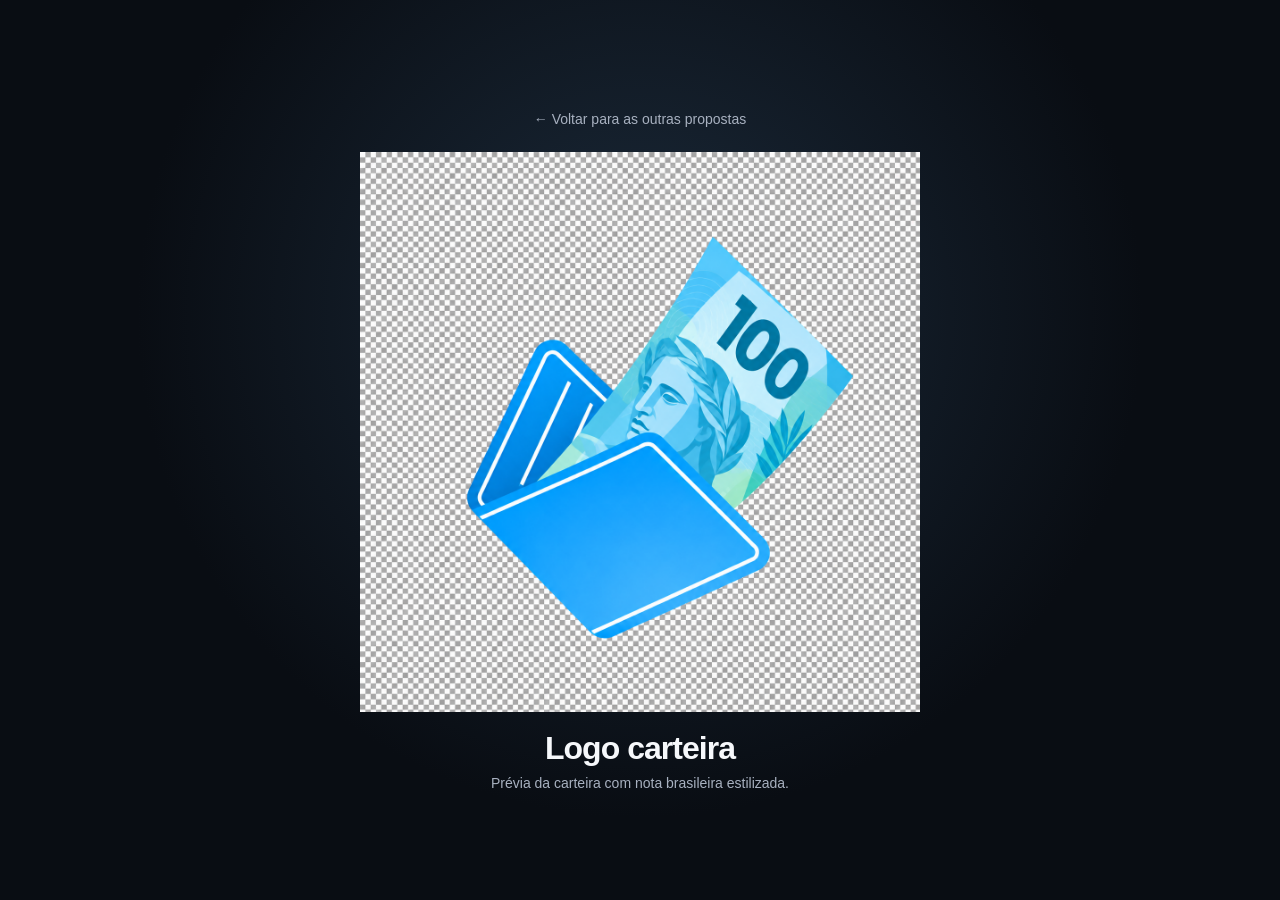
<file: logo-carteira-br.html>
<!doctype html>
<html lang="pt-BR">
<head>
  <meta charset="utf-8">
  <meta name="viewport" content="width=device-width, initial-scale=1, viewport-fit=cover">
  <meta name="theme-color" content="#090d13">
  <title>Logo carteira · Saldo Final</title>
  <style>
    :root { color-scheme: dark; }
    * { box-sizing: border-box; }
    html, body { min-height: 100%; margin: 0; }
    body {
      min-height: 100svh;
      display: grid;
      place-items: center;
      padding: max(20px, env(safe-area-inset-top)) 18px max(20px, env(safe-area-inset-bottom));
      background: radial-gradient(circle at 50% 35%, #1b2a3a 0, #090d13 58%);
      color: #f6f8fb;
      font-family: -apple-system, BlinkMacSystemFont, "Segoe UI", sans-serif;
    }
    main { width: min(620px, 100%); text-align: center; }
    a { color: #a8b1c0; text-decoration: none; font-size: 14px; }
    .mark { display: block; width: min(92vw, 560px); height: auto; margin: 24px auto 18px; }
    h1 { margin: 0; font-size: clamp(22px, 6vw, 32px); letter-spacing: -.03em; }
    p { margin: 8px 0 0; color: #a8b1c0; font-size: 14px; }
  </style>
</head>
<body>
  <main>
    <a href="/logo-preview.html">← Voltar para as outras propostas</a>
    <img class="mark" src="assets/logo-wallet-brazil-preview.png" alt="Logo de uma carteira azul com uma nota verde estilizada de 100 reais">
    <h1>Logo carteira</h1>
    <p>Prévia da carteira com nota brasileira estilizada.</p>
  </main>
</body>
</html>
</file>
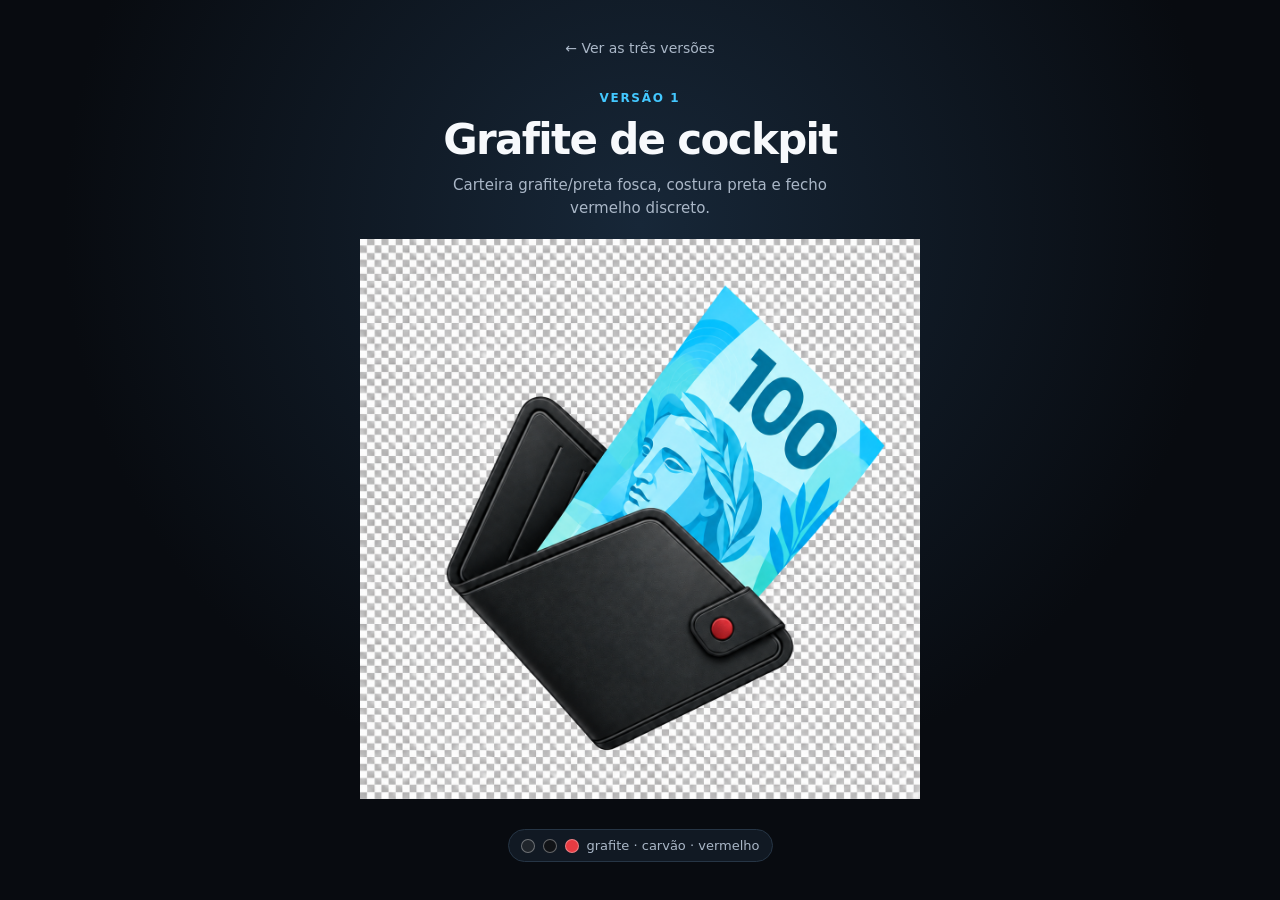
<file: logo-carteira-grafite.html>
<!doctype html>
<html lang="pt-BR">
<head>
  <meta charset="utf-8">
  <meta name="viewport" content="width=device-width, initial-scale=1, viewport-fit=cover">
  <meta name="theme-color" content="#080b10">
  <title>Carteira grafite · Saldo Final</title>
  <style>
    :root { color-scheme: dark; }
    * { box-sizing: border-box; }
    html, body { min-height: 100%; margin: 0; }
    body { min-height: 100svh; display: grid; place-items: center; padding: 24px 18px; background: radial-gradient(circle at 50% 25%, #172738 0, #080b10 62%); color: #f7f9fc; font-family: Inter, ui-sans-serif, system-ui, -apple-system, BlinkMacSystemFont, "Segoe UI", sans-serif; }
    main { width: min(620px, 100%); text-align: center; }
    a { color: #aab7c7; text-decoration: none; font-size: 14px; }
    a:hover { color: #43c8ff; }
    .eyebrow { margin: 34px 0 10px; color: #43c8ff; font-size: 12px; font-weight: 700; letter-spacing: .14em; text-transform: uppercase; }
    h1 { margin: 0; font-size: clamp(26px, 7vw, 42px); letter-spacing: -.04em; }
    p { margin: 10px auto 0; max-width: 42ch; color: #aab7c7; font-size: 15px; line-height: 1.5; }
    .mark { display: block; width: min(92vw, 560px); height: auto; margin: 20px auto 12px; }
    .swatches { display: inline-flex; gap: 8px; align-items: center; margin-top: 18px; padding: 8px 12px; border: 1px solid #263545; border-radius: 999px; background: #111923; color: #aab7c7; font-size: 13px; }
    .swatch { width: 14px; height: 14px; border-radius: 50%; border: 1px solid rgba(255,255,255,.35); }
    .graphite { background: #20252b; } .charcoal { background: #111316; } .red { background: #e83b42; }
  </style>
</head>
<body>
  <main>
    <a href="/logo-carteira-variacoes.html">← Ver as três versões</a>
    <div class="eyebrow">Versão 1</div>
    <h1>Grafite de cockpit</h1>
    <p>Carteira grafite/preta fosca, costura preta e fecho vermelho discreto.</p>
    <img class="mark" src="assets/wallet-grafite.png" alt="Logo de carteira grafite com costura preta e nota azul estilizada de 100 reais">
    <div class="swatches"><span class="swatch graphite"></span><span class="swatch charcoal"></span><span class="swatch red"></span> grafite · carvão · vermelho</div>
  </main>
</body>
</html>
</file>
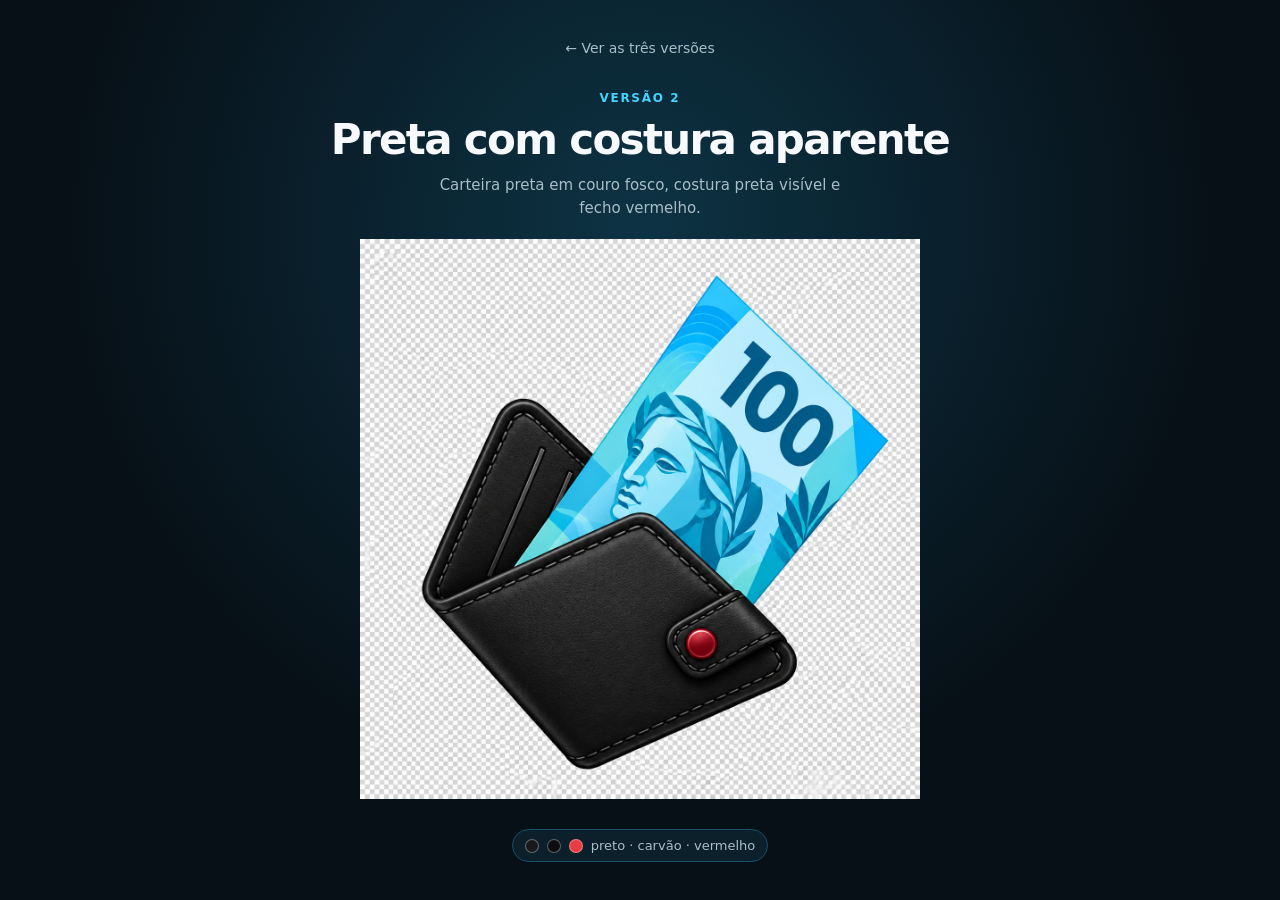
<file: logo-carteira-petroleo.html>
<!doctype html>
<html lang="pt-BR">
<head>
  <meta charset="utf-8">
  <meta name="viewport" content="width=device-width, initial-scale=1, viewport-fit=cover">
  <meta name="theme-color" content="#07131b">
  <title>Carteira preta com costura · Saldo Final</title>
  <style>
    :root { color-scheme: dark; }
    * { box-sizing: border-box; }
    html, body { min-height: 100%; margin: 0; }
    body { min-height: 100svh; display: grid; place-items: center; padding: 24px 18px; background: radial-gradient(circle at 50% 25%, #0d3344 0, #071017 62%); color: #f7f9fc; font-family: Inter, ui-sans-serif, system-ui, -apple-system, BlinkMacSystemFont, "Segoe UI", sans-serif; }
    main { width: min(620px, 100%); text-align: center; }
    a { color: #a9bec8; text-decoration: none; font-size: 14px; }
    a:hover { color: #43d5ff; }
    .eyebrow { margin: 34px 0 10px; color: #43d5ff; font-size: 12px; font-weight: 700; letter-spacing: .14em; text-transform: uppercase; }
    h1 { margin: 0; font-size: clamp(26px, 7vw, 42px); letter-spacing: -.04em; }
    p { margin: 10px auto 0; max-width: 42ch; color: #a9bec8; font-size: 15px; line-height: 1.5; }
    .mark { display: block; width: min(92vw, 560px); height: auto; margin: 20px auto 12px; }
    .swatches { display: inline-flex; gap: 8px; align-items: center; margin-top: 18px; padding: 8px 12px; border: 1px solid #19506a; border-radius: 999px; background: #0b202b; color: #a9bec8; font-size: 13px; }
    .swatch { width: 14px; height: 14px; border-radius: 50%; border: 1px solid rgba(255,255,255,.35); }
    .petrol { background: #17191c; } .charcoal { background: #0b0d10; } .red { background: #e83b42; }
  </style>
</head>
<body>
  <main>
    <a href="/logo-carteira-variacoes.html">← Ver as três versões</a>
    <div class="eyebrow">Versão 2</div>
    <h1>Preta com costura aparente</h1>
    <p>Carteira preta em couro fosco, costura preta visível e fecho vermelho.</p>
    <img class="mark" src="assets/wallet-petroleo.png" alt="Logo de carteira preta com costura preta e nota azul estilizada de 100 reais">
    <div class="swatches"><span class="swatch petrol"></span><span class="swatch charcoal"></span><span class="swatch red"></span> preto · carvão · vermelho</div>
  </main>
</body>
</html>
</file>
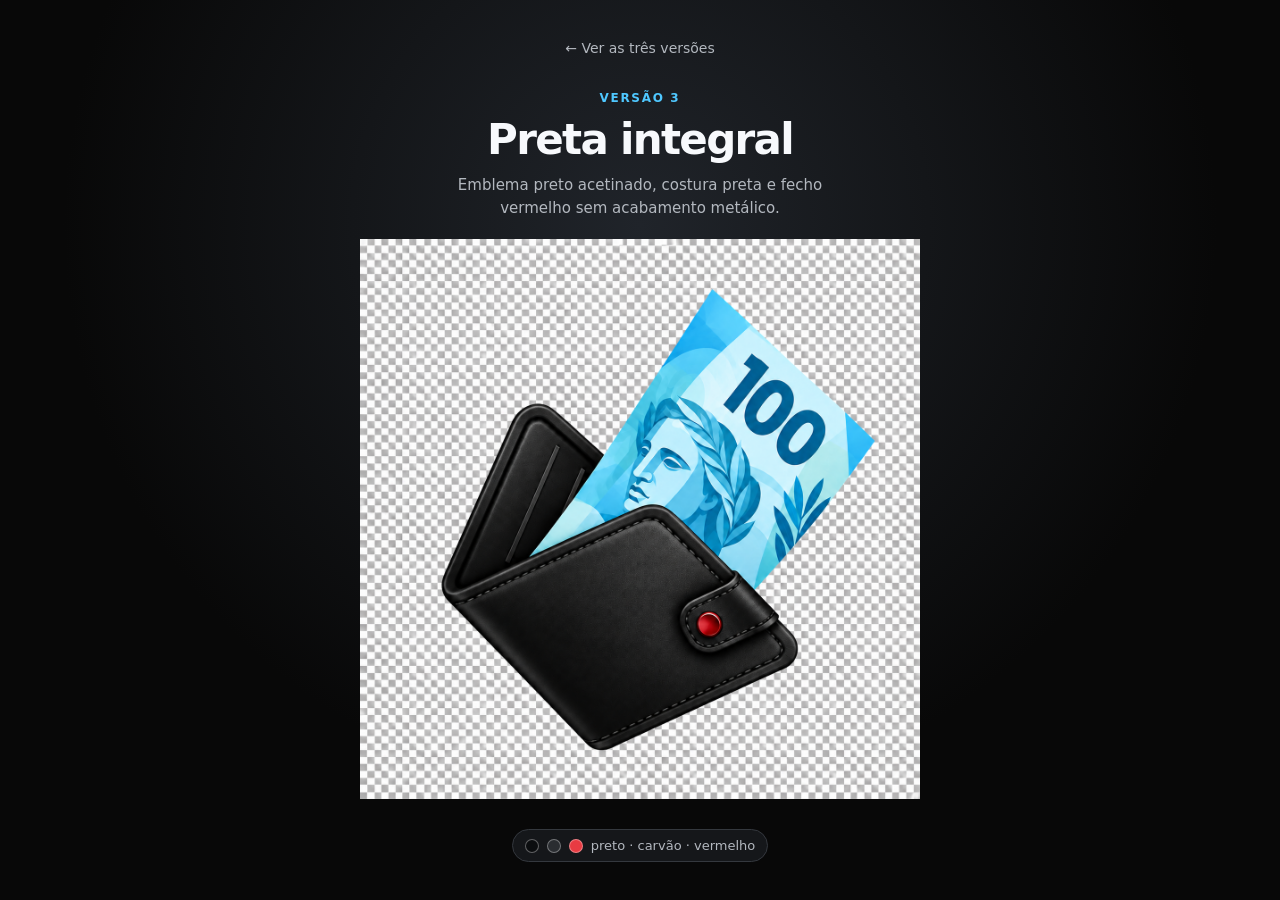
<file: logo-carteira-preta-prata.html>
<!doctype html>
<html lang="pt-BR">
<head>
  <meta charset="utf-8">
  <meta name="viewport" content="width=device-width, initial-scale=1, viewport-fit=cover">
  <meta name="theme-color" content="#080808">
  <title>Carteira preta integral · Saldo Final</title>
  <style>
    :root { color-scheme: dark; }
    * { box-sizing: border-box; }
    html, body { min-height: 100%; margin: 0; }
    body { min-height: 100svh; display: grid; place-items: center; padding: 24px 18px; background: radial-gradient(circle at 50% 25%, #20242a 0, #080808 62%); color: #f7f9fc; font-family: Inter, ui-sans-serif, system-ui, -apple-system, BlinkMacSystemFont, "Segoe UI", sans-serif; }
    main { width: min(620px, 100%); text-align: center; }
    a { color: #b3b8bf; text-decoration: none; font-size: 14px; }
    a:hover { color: #4fc8ff; }
    .eyebrow { margin: 34px 0 10px; color: #4fc8ff; font-size: 12px; font-weight: 700; letter-spacing: .14em; text-transform: uppercase; }
    h1 { margin: 0; font-size: clamp(26px, 7vw, 42px); letter-spacing: -.04em; }
    p { margin: 10px auto 0; max-width: 42ch; color: #b3b8bf; font-size: 15px; line-height: 1.5; }
    .mark { display: block; width: min(92vw, 560px); height: auto; margin: 20px auto 12px; }
    .swatches { display: inline-flex; gap: 8px; align-items: center; margin-top: 18px; padding: 8px 12px; border: 1px solid #34383e; border-radius: 999px; background: #15171a; color: #b3b8bf; font-size: 13px; }
    .swatch { width: 14px; height: 14px; border-radius: 50%; border: 1px solid rgba(255,255,255,.35); }
    .black { background: #0b0d0f; } .charcoal { background: #2a2d31; } .red { background: #e83b42; }
  </style>
</head>
<body>
  <main>
    <a href="/logo-carteira-variacoes.html">← Ver as três versões</a>
    <div class="eyebrow">Versão 3</div>
    <h1>Preta integral</h1>
    <p>Emblema preto acetinado, costura preta e fecho vermelho sem acabamento metálico.</p>
    <img class="mark" src="assets/wallet-preta-prata.png" alt="Logo de carteira preta com costura preta e nota azul estilizada de 100 reais">
    <div class="swatches"><span class="swatch black"></span><span class="swatch charcoal"></span><span class="swatch red"></span> preto · carvão · vermelho</div>
  </main>
</body>
</html>
</file>
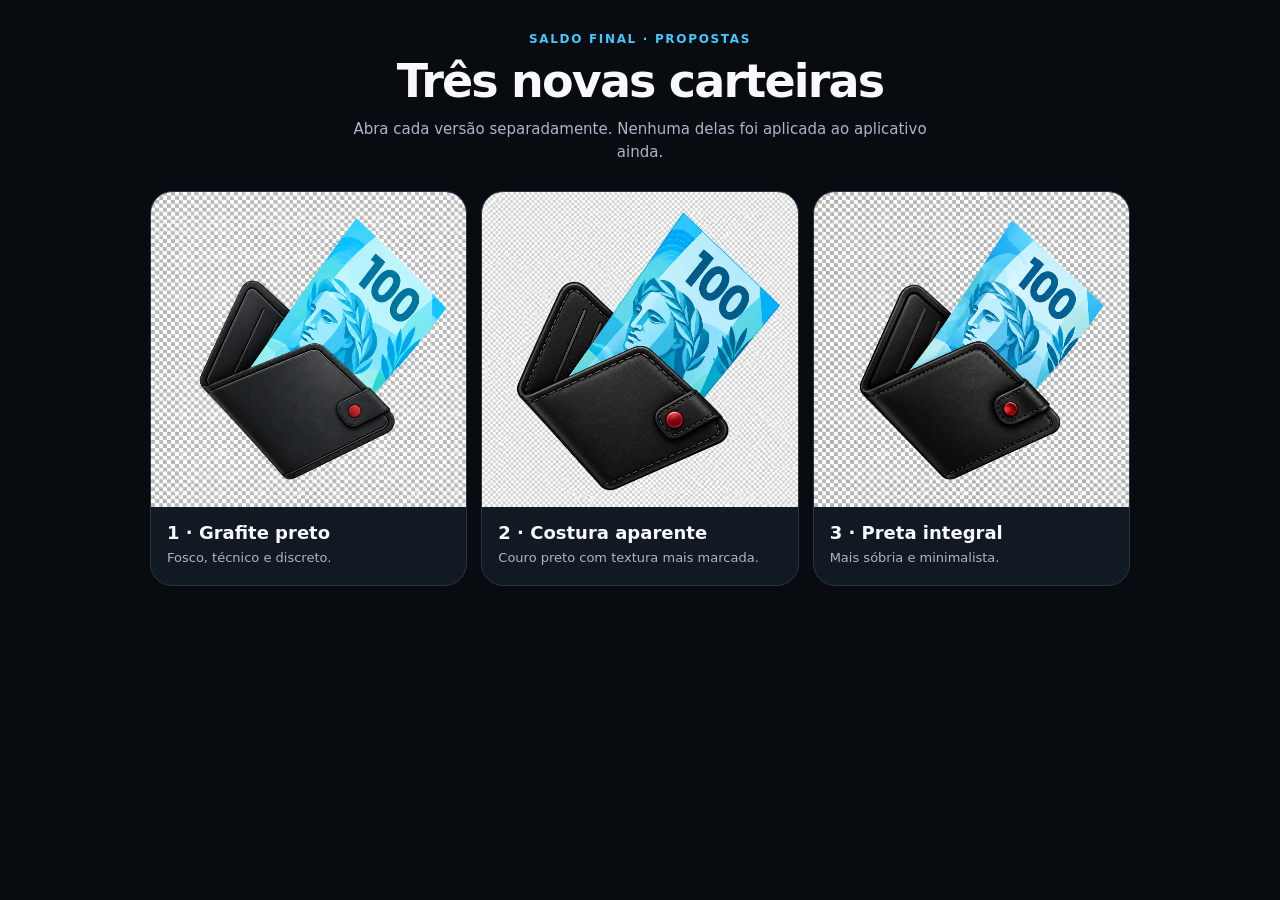
<file: logo-carteira-variacoes.html>
<!doctype html>
<html lang="pt-BR">
<head>
  <meta charset="utf-8">
  <meta name="viewport" content="width=device-width, initial-scale=1, viewport-fit=cover">
  <meta name="theme-color" content="#080b10">
  <title>Variações da carteira · Saldo Final</title>
  <style>
    :root { color-scheme: dark; }
    * { box-sizing: border-box; }
    html, body { min-height: 100%; margin: 0; }
    body { min-height: 100svh; padding: 28px 18px 38px; background: #080b10; color: #f7f9fc; font-family: Inter, ui-sans-serif, system-ui, -apple-system, BlinkMacSystemFont, "Segoe UI", sans-serif; }
    main { width: min(980px, 100%); margin: 0 auto; }
    header { margin: 4px auto 28px; max-width: 620px; text-align: center; }
    .eyebrow { color: #43c8ff; font-size: 12px; font-weight: 700; letter-spacing: .14em; text-transform: uppercase; }
    h1 { margin: 8px 0 0; font-size: clamp(28px, 7vw, 46px); letter-spacing: -.04em; }
    p { margin: 10px 0 0; color: #aab7c7; font-size: 15px; line-height: 1.5; }
    .grid { display: grid; grid-template-columns: repeat(3, minmax(0, 1fr)); gap: 14px; }
    .option { display: flex; min-height: 100%; flex-direction: column; overflow: hidden; border: 1px solid #263545; border-radius: 22px; background: #111923; color: inherit; text-decoration: none; transition: border-color .2s ease, transform .2s ease; }
    .option:hover { border-color: #43c8ff; transform: translateY(-2px); }
    .option img { display: block; width: 100%; aspect-ratio: 1; object-fit: contain; background: #080b10; }
    .copy { padding: 15px 16px 17px; }
    h2 { margin: 0; font-size: 18px; }
    .copy p { margin-top: 5px; font-size: 13px; }
    @media (max-width: 720px) { .grid { grid-template-columns: 1fr; gap: 16px; } .option { display: grid; grid-template-columns: 42% 1fr; align-items: center; } .option img { width: 100%; } }
  </style>
</head>
<body>
  <main>
    <header>
      <div class="eyebrow">Saldo Final · propostas</div>
      <h1>Três novas carteiras</h1>
      <p>Abra cada versão separadamente. Nenhuma delas foi aplicada ao aplicativo ainda.</p>
    </header>
    <section class="grid" aria-label="Variações de logo">
      <a class="option" href="/logo-carteira-grafite.html"><img src="assets/wallet-grafite.png" alt="Carteira grafite e preta"><div class="copy"><h2>1 · Grafite preto</h2><p>Fosco, técnico e discreto.</p></div></a>
      <a class="option" href="/logo-carteira-petroleo.html"><img src="assets/wallet-petroleo.png" alt="Carteira preta com costura preta"><div class="copy"><h2>2 · Costura aparente</h2><p>Couro preto com textura mais marcada.</p></div></a>
      <a class="option" href="/logo-carteira-preta-prata.html"><img src="assets/wallet-preta-prata.png" alt="Carteira preta integral"><div class="copy"><h2>3 · Preta integral</h2><p>Mais sóbria e minimalista.</p></div></a>
    </section>
  </main>
</body>
</html>
</file>
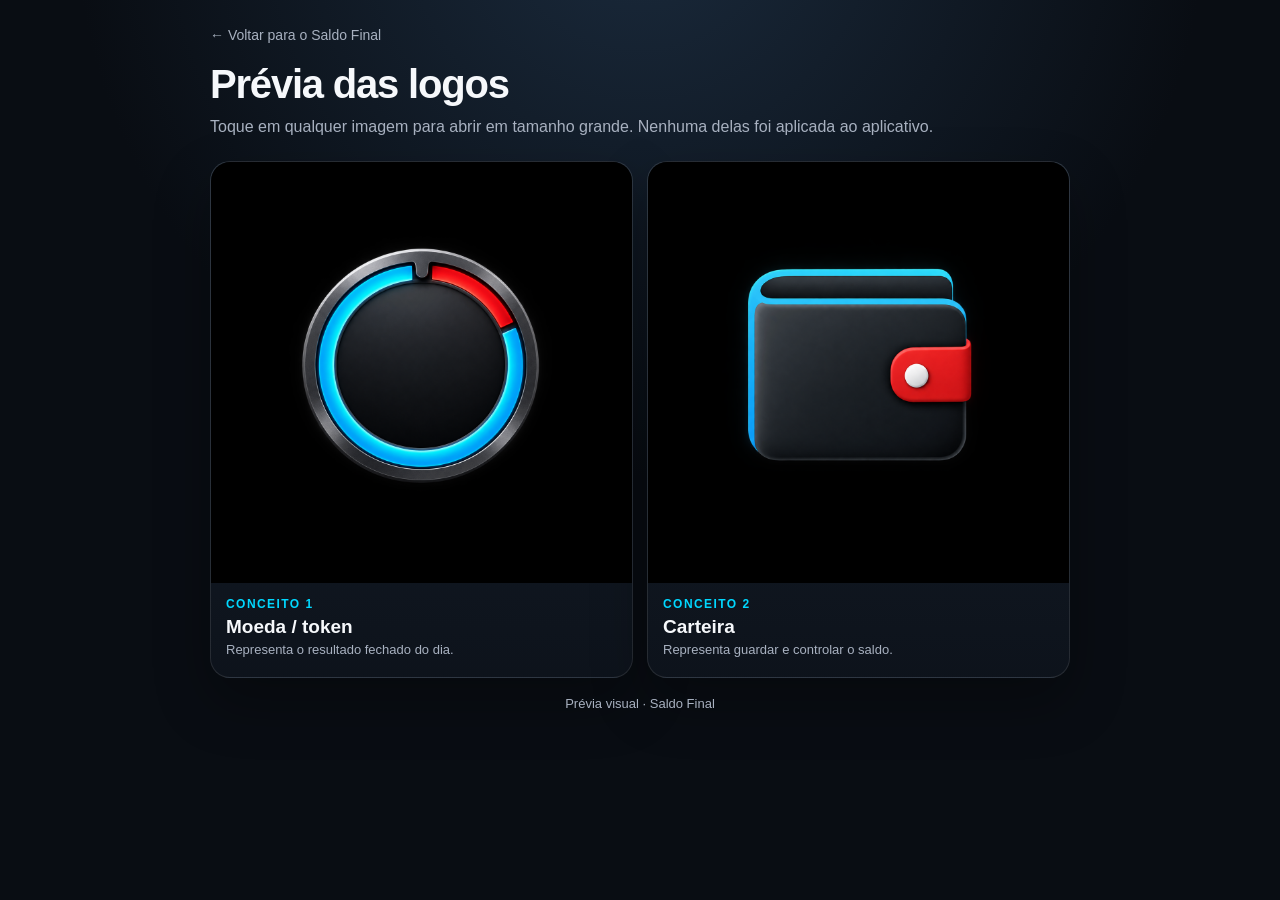
<file: logo-preview.html>
<!doctype html>
<html lang="pt-BR">
<head>
  <meta charset="utf-8">
  <meta name="viewport" content="width=device-width, initial-scale=1, viewport-fit=cover">
  <meta name="theme-color" content="#090d13">
  <title>Prévia das logos · Saldo Final</title>
  <style>
    :root {
      color-scheme: dark;
      --bg: #090d13;
      --panel: #111923;
      --line: rgba(255,255,255,.10);
      --text: #f6f8fb;
      --muted: #a8b1c0;
      --cyan: #00d8ff;
      --red: #ff2732;
    }
    * { box-sizing: border-box; }
    html, body { margin: 0; min-height: 100%; }
    body {
      background: radial-gradient(circle at 50% -10%, #1a2a3c 0, var(--bg) 48%);
      color: var(--text);
      font-family: -apple-system, BlinkMacSystemFont, "Segoe UI", sans-serif;
      padding: max(22px, env(safe-area-inset-top)) 16px max(32px, env(safe-area-inset-bottom));
    }
    main { width: min(860px, 100%); margin: 0 auto; }
    header { margin: 4px 0 22px; }
    .back { color: var(--muted); text-decoration: none; font-size: 14px; }
    h1 { margin: 18px 0 8px; font-size: clamp(25px, 7vw, 40px); letter-spacing: -.03em; }
    p { margin: 0; color: var(--muted); line-height: 1.5; }
    .grid { display: grid; grid-template-columns: repeat(2, minmax(0, 1fr)); gap: 14px; }
    .card {
      overflow: hidden;
      background: linear-gradient(180deg, rgba(24,34,46,.94), rgba(14,20,28,.94));
      border: 1px solid var(--line);
      border-radius: 20px;
      box-shadow: 0 24px 55px rgba(0,0,0,.30);
    }
    .card a { display: block; background: #000; }
    .card img { display: block; width: 100%; height: auto; aspect-ratio: 1; object-fit: cover; }
    .copy { padding: 14px 15px 17px; }
    .number { color: var(--cyan); font-size: 12px; font-weight: 800; letter-spacing: .12em; text-transform: uppercase; }
    h2 { margin: 5px 0 2px; font-size: 19px; }
    .hint { font-size: 13px; }
    footer { margin-top: 18px; color: var(--muted); font-size: 13px; text-align: center; }
    @media (max-width: 560px) { .grid { grid-template-columns: 1fr; gap: 16px; } }
  </style>
</head>
<body>
  <main>
    <header>
      <a class="back" href="/">← Voltar para o Saldo Final</a>
      <h1>Prévia das logos</h1>
      <p>Toque em qualquer imagem para abrir em tamanho grande. Nenhuma delas foi aplicada ao aplicativo.</p>
    </header>
    <section class="grid" aria-label="Duas propostas de logo">
      <article class="card">
        <a href="assets/logo-preview-coin.png" aria-label="Abrir logo moeda em tamanho grande">
          <img src="assets/logo-preview-coin.png" alt="Logo conceito moeda ou token, com aro azul e segmento vermelho">
        </a>
        <div class="copy">
          <div class="number">Conceito 1</div>
          <h2>Moeda / token</h2>
          <p class="hint">Representa o resultado fechado do dia.</p>
        </div>
      </article>
      <article class="card">
        <a href="assets/logo-preview-wallet.png" aria-label="Abrir logo carteira em tamanho grande">
          <img src="assets/logo-preview-wallet.png" alt="Logo conceito carteira, com contorno azul e fecho vermelho">
        </a>
        <div class="copy">
          <div class="number">Conceito 2</div>
          <h2>Carteira</h2>
          <p class="hint">Representa guardar e controlar o saldo.</p>
        </div>
      </article>
    </section>
    <footer>Prévia visual · Saldo Final</footer>
  </main>
</body>
</html>
</file>
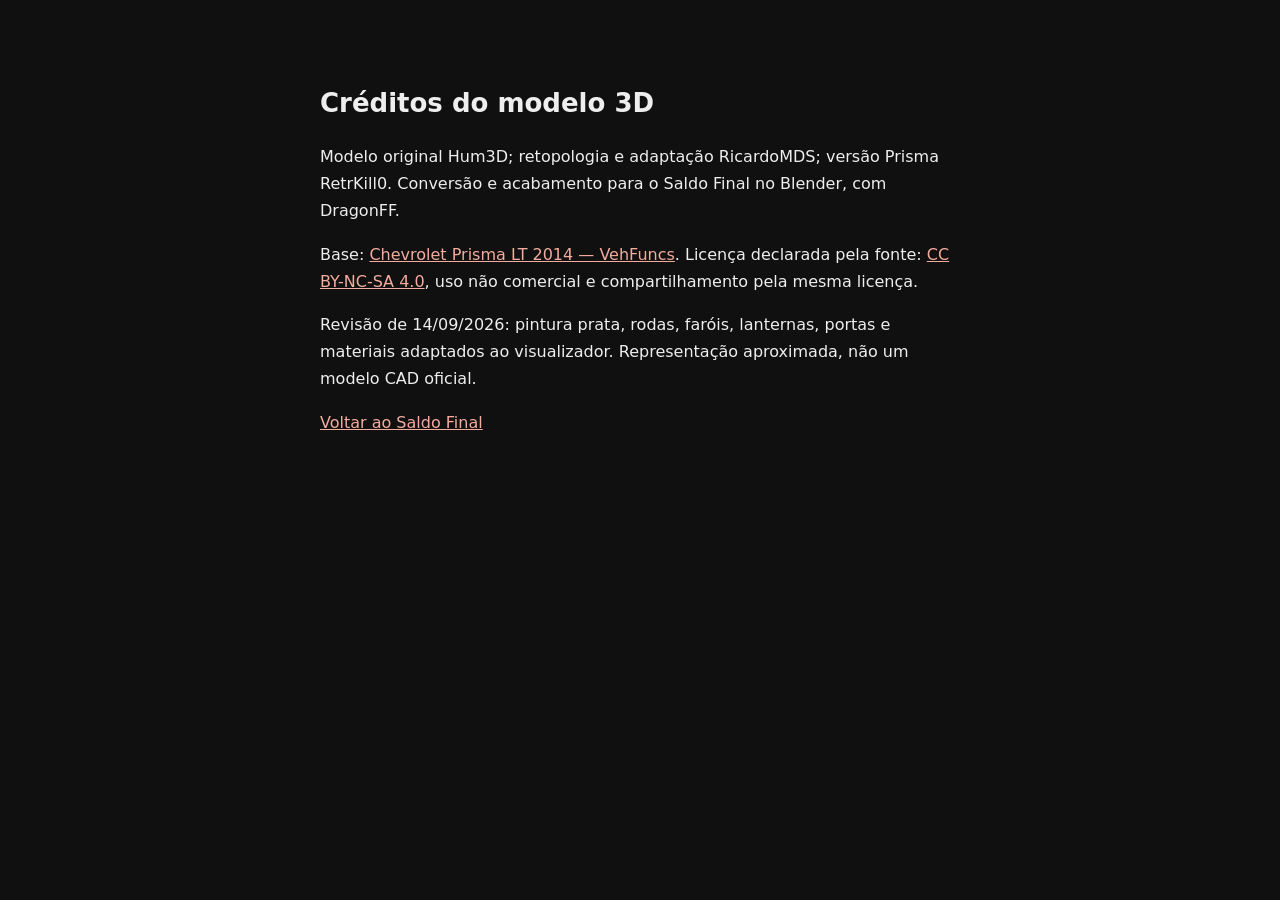
<file: assets/model-credits.html>
<!doctype html><html lang="pt-BR"><meta charset="utf-8"><meta name="viewport" content="width=device-width,initial-scale=1"><title>Créditos — Saldo Final</title><style>body{color:#eee;background:#101010;font:16px/1.7 system-ui;max-width:640px;margin:40px auto;padding:24px}a{color:#f3ac9d}h1{font-size:26px;font-weight:550}</style><h1>Créditos do modelo 3D</h1><p>Modelo original Hum3D; retopologia e adaptação RicardoMDS; versão Prisma RetrKill0. Conversão e acabamento para o Saldo Final no Blender, com DragonFF.</p><p>Base: <a href="https://www.gtainside.com/sanandreas/cars/chevrolet/162316-chevrolet-prisma-lt-2014-vehfuncs">Chevrolet Prisma LT 2014 — VehFuncs</a>. Licença declarada pela fonte: <a href="https://creativecommons.org/licenses/by-nc-sa/4.0/">CC BY-NC-SA 4.0</a>, uso não comercial e compartilhamento pela mesma licença.</p><p>Revisão de 14/09/2026: pintura prata, rodas, faróis, lanternas, portas e materiais adaptados ao visualizador. Representação aproximada, não um modelo CAD oficial.</p><a href="../">Voltar ao Saldo Final</a></html>
</file>
